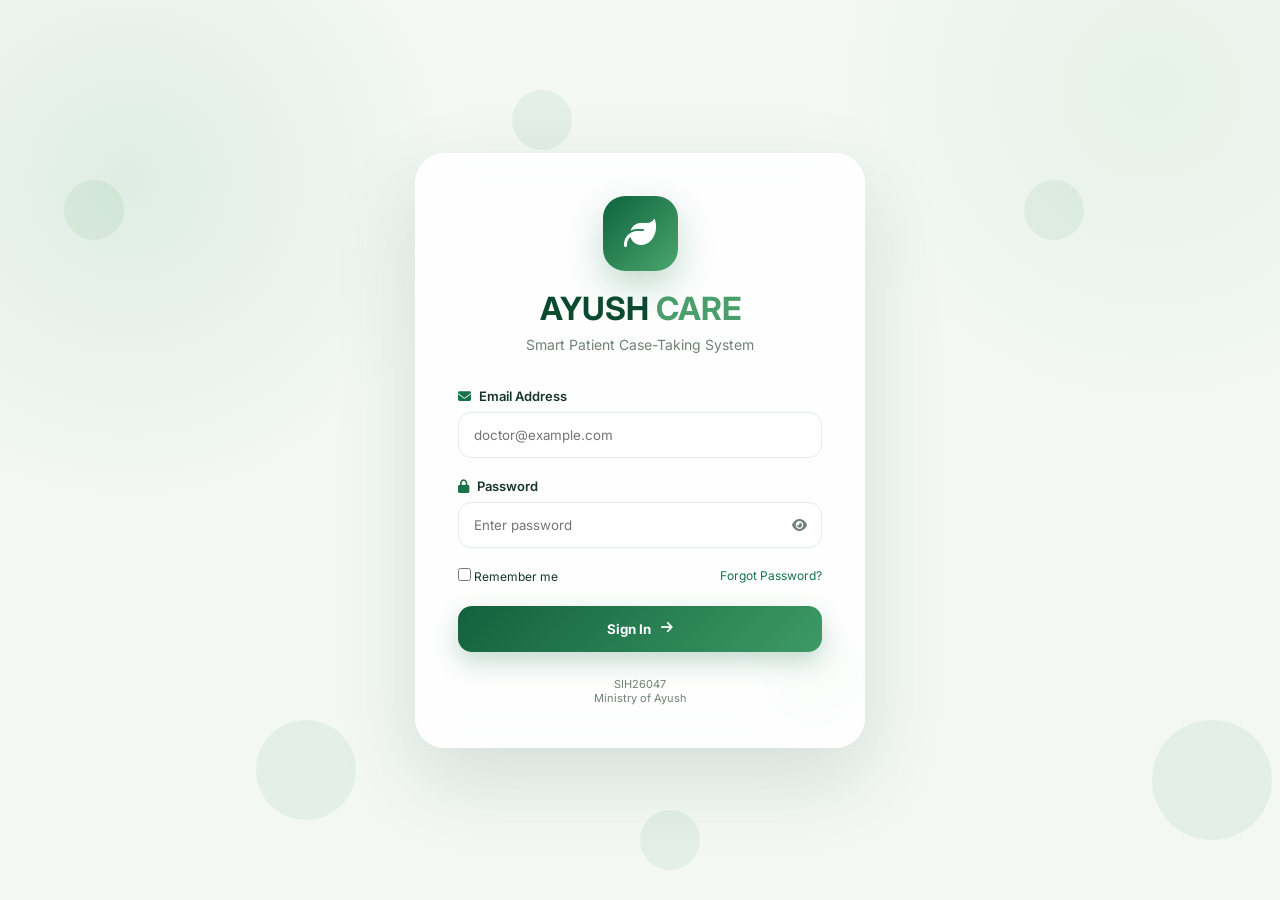
<file: index.html>
<!DOCTYPE html>
<html lang="en">

<head>
    <meta charset="UTF-8">

    <meta name="viewport"
          content="width=device-width, initial-scale=1.0">

    <title>AYUSH CARE | Smart Case Taking</title>

    <!-- Google Font -->
    <link rel="preconnect" href="https://fonts.googleapis.com">
    <link rel="preconnect" href="https://fonts.gstatic.com" crossorigin>

    <link href="https://fonts.googleapis.com/css2?family=Inter:wght@400;500;600;700;800&display=swap"
          rel="stylesheet">

    <!-- Font Awesome -->
    <link rel="stylesheet"
          href="https://cdnjs.cloudflare.com/ajax/libs/font-awesome/6.5.2/css/all.min.css">

    <!-- CSS -->
    <link rel="stylesheet" href="stylee.css">
</head>

<body>

<!-- =====================================================
     ANIMATED BACKGROUND
===================================================== -->

<div class="background-animation">

    <span></span>
    <span></span>
    <span></span>
    <span></span>
    <span></span>
    <span></span>
    <span></span>

</div>


<!-- =====================================================
     LOGIN PAGE
===================================================== -->

<section id="loginPage" class="login-page">

    <div class="login-card">

        <div class="logo-container">

            <div class="logo">
                <i class="fa-solid fa-leaf"></i>
            </div>

            <h1>AYUSH <span>CARE</span></h1>

            <p>
                Smart Patient Case-Taking System
            </p>

        </div>


        <form id="loginForm">

            <div class="input-group">

                <label>
                    <i class="fa-solid fa-envelope"></i>
                    Email Address
                </label>

                <input
                    type="email"
                    id="email"
                    placeholder="doctor@example.com"
                    required
                >

            </div>


            <div class="input-group">

                <label>
                    <i class="fa-solid fa-lock"></i>
                    Password
                </label>

                <div class="password-box">

                    <input
                        type="password"
                        id="password"
                        placeholder="Enter password"
                        required
                    >

                    <button
                        type="button"
                        id="showPassword"
                    >
                        <i class="fa-solid fa-eye"></i>
                    </button>

                </div>

            </div>


            <div class="login-options">

                <label>
                    <input type="checkbox">
                    Remember me
                </label>

                <a href="#">
                    Forgot Password?
                </a>

            </div>


            <button class="login-button">

                Sign In

                <i class="fa-solid fa-arrow-right"></i>

            </button>

        </form>


        <div class="login-footer">

            <p>
                SIH26047
            </p>

            <span>
                Ministry of Ayush
            </span>

        </div>

    </div>

</section>



<!-- =====================================================
     MAIN APPLICATION
===================================================== -->

<section id="appPage" class="app-page hidden">


    <!-- =================================================
         SIDEBAR
    ================================================= -->

    <aside class="sidebar">

        <div class="brand">

            <div class="brand-icon">
                <i class="fa-solid fa-leaf"></i>
            </div>

            <div>

                <h2>AYUSH CARE</h2>

                <small>
                    Smart Case Taking
                </small>

            </div>

        </div>


        <!-- Navigation -->

        <nav class="sidebar-nav">

            <button
                class="nav-item active"
                data-page="dashboard"
            >

                <i class="fa-solid fa-chart-pie"></i>

                <span>
                    Dashboard
                </span>

            </button>


            <button
                class="nav-item"
                data-page="patients"
            >

                <i class="fa-solid fa-users"></i>

                <span>
                    Patients
                </span>

            </button>


            <button
                class="nav-item"
                data-page="newCase"
            >

                <i class="fa-solid fa-file-medical"></i>

                <span>
                    New Case
                </span>

            </button>


            <button
                class="nav-item"
                data-page="assessment"
            >

                <i class="fa-solid fa-heart-pulse"></i>

                <span>
                    Assessment
                </span>

            </button>


            <button
                class="nav-item"
                data-page="history"
            >

                <i class="fa-solid fa-clock-rotate-left"></i>

                <span>
                    Patient History
                </span>

            </button>


            <button
                class="nav-item"
                data-page="reports"
            >

                <i class="fa-solid fa-file-lines"></i>

                <span>
                    Reports
                </span>

            </button>

        </nav>


        <!-- Sidebar Bottom -->

        <div class="sidebar-bottom">

            <button id="logoutButton">

                <i class="fa-solid fa-right-from-bracket"></i>

                Logout

            </button>

        </div>

    </aside>



    <!-- =================================================
         MAIN CONTENT
    ================================================= -->

    <main class="main-content">


        <!-- =============================================
             TOP HEADER
        ============================================= -->

        <header class="top-header">

            <button id="mobileMenu"
                    class="mobile-menu">

                <i class="fa-solid fa-bars"></i>

            </button>


            <div class="search-box">

                <i class="fa-solid fa-magnifying-glass"></i>

                <input
                    type="text"
                    placeholder="Search patients..."
                >

            </div>


            <div class="header-right">

                <button class="notification">

                    <i class="fa-regular fa-bell"></i>

                    <span></span>

                </button>


                <div class="doctor-profile">

                    <div class="doctor-avatar">
                        DR
                    </div>

                    <div>

                        <strong>
                            Dr. Kumar
                        </strong>

                        <small>
                            AYUSH Practitioner
                        </small>

                    </div>

                </div>

            </div>

        </header>



        <!-- =================================================
             DASHBOARD
        ================================================= -->

        <section id="dashboard" class="page active-page">

            <div class="page-heading">

                <div>

                    <p class="welcome">
                        Good evening 👋
                    </p>

                    <h1>
                        Doctor Dashboard
                    </h1>

                    <p>
                        Manage your AYUSH patient cases efficiently.
                    </p>

                </div>


                <button
                    class="primary-button"
                    onclick="showPage('newCase')"
                >

                    <i class="fa-solid fa-plus"></i>

                    New Patient Case

                </button>

            </div>



            <!-- Statistics -->

            <div class="stats-grid">

                <div class="stat-card">

                    <div>

                        <p>Total Patients</p>

                        <h2>
                            1,248
                        </h2>

                        <span class="positive">
                            ↑ 12% this month
                        </span>

                    </div>

                    <div class="stat-icon green">
                        <i class="fa-solid fa-users"></i>
                    </div>

                </div>


                <div class="stat-card">

                    <div>

                        <p>Today's Cases</p>

                        <h2>
                            24
                        </h2>

                        <span>
                            8 awaiting review
                        </span>

                    </div>

                    <div class="stat-icon blue">
                        <i class="fa-solid fa-clipboard-check"></i>
                    </div>

                </div>


                <div class="stat-card">

                    <div>

                        <p>Pending Cases</p>

                        <h2>
                            08
                        </h2>

                        <span>
                            Requires attention
                        </span>

                    </div>

                    <div class="stat-icon orange">
                        <i class="fa-solid fa-clock"></i>
                    </div>

                </div>


                <div class="stat-card">

                    <div>

                        <p>Reports</p>

                        <h2>
                            342
                        </h2>

                        <span class="positive">
                            ↑ 8% this month
                        </span>

                    </div>

                    <div class="stat-icon purple">
                        <i class="fa-solid fa-file-lines"></i>
                    </div>

                </div>

            </div>



            <!-- Dashboard Grid -->

            <div class="dashboard-grid">


                <!-- Recent Patients -->

                <div class="card recent-card">

                    <div class="card-header">

                        <div>

                            <h2>
                                Recent Patients
                            </h2>

                            <p>
                                Latest case-taking records
                            </p>

                        </div>

                        <button
                            onclick="showPage('patients')"
                            class="text-button"
                        >
                            View All
                        </button>

                    </div>


                    <div class="patient-list">


                        <div class="patient-row">

                            <div class="patient-info">

                                <div class="patient-avatar">
                                    AK
                                </div>

                                <div>

                                    <strong>
                                        Arun Kumar
                                    </strong>

                                    <p>
                                        P1024 • Headache
                                    </p>

                                </div>

                            </div>

                            <span>
                                Today
                            </span>

                        </div>



                        <div class="patient-row">

                            <div class="patient-info">

                                <div class="patient-avatar">
                                    PS
                                </div>

                                <div>

                                    <strong>
                                        Priya Sharma
                                    </strong>

                                    <p>
                                        P1023 • Digestive Issues
                                    </p>

                                </div>

                            </div>

                            <span>
                                Today
                            </span>

                        </div>



                        <div class="patient-row">

                            <div class="patient-info">

                                <div class="patient-avatar">
                                    RR
                                </div>

                                <div>

                                    <strong>
                                        Rahul R
                                    </strong>

                                    <p>
                                        P1022 • Joint Pain
                                    </p>

                                </div>

                            </div>

                            <span>
                                Yesterday
                            </span>

                        </div>



                        <div class="patient-row">

                            <div class="patient-info">

                                <div class="patient-avatar">
                                    AD
                                </div>

                                <div>

                                    <strong>
                                        Anitha Devi
                                    </strong>

                                    <p>
                                        P1021 • Insomnia
                                    </p>

                                </div>

                            </div>

                            <span>
                                Yesterday
                            </span>

                        </div>

                    </div>

                </div>



                <!-- Progress -->

                <div class="card">

                    <div class="card-header">

                        <div>

                            <h2>
                                Case Progress
                            </h2>

                            <p>
                                Today's workflow
                            </p>

                        </div>

                    </div>


                    <div class="progress-list">


                        <div class="progress-item">

                            <div>

                                <span>
                                    Registration
                                </span>

                                <strong>
                                    90%
                                </strong>

                            </div>

                            <div class="progress-bar">

                                <span style="width:90%"></span>

                            </div>

                        </div>



                        <div class="progress-item">

                            <div>

                                <span>
                                    Case Taking
                                </span>

                                <strong>
                                    72%
                                </strong>

                            </div>

                            <div class="progress-bar">

                                <span style="width:72%"></span>

                            </div>

                        </div>



                        <div class="progress-item">

                            <div>

                                <span>
                                    Assessment
                                </span>

                                <strong>
                                    56%
                                </strong>

                            </div>

                            <div class="progress-bar">

                                <span style="width:56%"></span>

                            </div>

                        </div>



                        <div class="progress-item">

                            <div>

                                <span>
                                    Doctor Review
                                </span>

                                <strong>
                                    35%
                                </strong>

                            </div>

                            <div class="progress-bar">

                                <span style="width:35%"></span>

                            </div>

                        </div>

                    </div>

                </div>

            </div>

        </section>



        <!-- =================================================
             PATIENTS
        ================================================= -->

        <section id="patients" class="page">

            <div class="page-heading">

                <div>

                    <h1>
                        Patients
                    </h1>

                    <p>
                        Manage registered patient records.
                    </p>

                </div>

                <button
                    class="primary-button"
                    onclick="showPage('newCase')"
                >

                    <i class="fa-solid fa-plus"></i>

                    Add Patient

                </button>

            </div>


            <div class="card">

                <div class="table-search">

                    <i class="fa-solid fa-magnifying-glass"></i>

                    <input
                        type="text"
                        id="patientSearch"
                        placeholder="Search patient..."
                    >

                </div>


                <div class="table-container">

                    <table id="patientTable">

                        <thead>

                            <tr>

                                <th>
                                    Patient ID
                                </th>

                                <th>
                                    Name
                                </th>

                                <th>
                                    Gender
                                </th>

                                <th>
                                    Age
                                </th>

                                <th>
                                    Complaint
                                </th>

                                <th>
                                    Status
                                </th>

                                <th>
                                    Action
                                </th>

                            </tr>

                        </thead>


                        <tbody>

                            <tr>

                                <td class="patient-id">
                                    P1024
                                </td>

                                <td>
                                    Arun Kumar
                                </td>

                                <td>
                                    Male
                                </td>

                                <td>
                                    32
                                </td>

                                <td>
                                    Headache
                                </td>

                                <td>
                                    <span class="status completed">
                                        Completed
                                    </span>
                                </td>

                                <td>

                                    <button class="icon-button">
                                        <i class="fa-solid fa-eye"></i>
                                    </button>

                                </td>

                            </tr>


                            <tr>

                                <td class="patient-id">
                                    P1023
                                </td>

                                <td>
                                    Priya Sharma
                                </td>

                                <td>
                                    Female
                                </td>

                                <td>
                                    28
                                </td>

                                <td>
                                    Digestive Issues
                                </td>

                                <td>
                                    <span class="status pending">
                                        Pending
                                    </span>
                                </td>

                                <td>

                                    <button class="icon-button">
                                        <i class="fa-solid fa-eye"></i>
                                    </button>

                                </td>

                            </tr>


                            <tr>

                                <td class="patient-id">
                                    P1022
                                </td>

                                <td>
                                    Rahul R
                                </td>

                                <td>
                                    Male
                                </td>

                                <td>
                                    45
                                </td>

                                <td>
                                    Joint Pain
                                </td>

                                <td>
                                    <span class="status completed">
                                        Completed
                                    </span>
                                </td>

                                <td>

                                    <button class="icon-button">
                                        <i class="fa-solid fa-eye"></i>
                                    </button>

                                </td>

                            </tr>


                            <tr>

                                <td class="patient-id">
                                    P1021
                                </td>

                                <td>
                                    Anitha Devi
                                </td>

                                <td>
                                    Female
                                </td>

                                <td>
                                    39
                                </td>

                                <td>
                                    Insomnia
                                </td>

                                <td>
                                    <span class="status pending">
                                        Pending
                                    </span>
                                </td>

                                <td>

                                    <button class="icon-button">
                                        <i class="fa-solid fa-eye"></i>
                                    </button>

                                </td>

                            </tr>

                        </tbody>

                    </table>

                </div>

            </div>

        </section>



        <!-- =================================================
             NEW CASE
        ================================================= -->

        <section id="newCase" class="page">

            <div class="page-heading">

                <div>

                    <h1>
                        Smart Patient Case Taking
                    </h1>

                    <p>
                        Complete the patient's clinical profile.
                    </p>

                </div>

            </div>


            <!-- Step Indicator -->

            <div class="steps">

                <div class="step active" data-step="1">

                    <div class="step-number">
                        1
                    </div>

                    <span>
                        Patient Details
                    </span>

                </div>


                <div class="step-line"></div>


                <div class="step" data-step="2">

                    <div class="step-number">
                        2
                    </div>

                    <span>
                        Chief Complaint
                    </span>

                </div>


                <div class="step-line"></div>


                <div class="step" data-step="3">

                    <div class="step-number">
                        3
                    </div>

                    <span>
                        Lifestyle
                    </span>

                </div>


                <div class="step-line"></div>


                <div class="step" data-step="4">

                    <div class="step-number">
                        4
                    </div>

                    <span>
                        AYUSH Assessment
                    </span>

                </div>

            </div>



            <!-- Case Form -->

            <form id="caseForm" class="case-form">


                <!-- STEP 1 -->

                <div class="case-step active" data-content="1">

                    <div class="form-title">

                        <div class="form-icon">
                            <i class="fa-solid fa-user"></i>
                        </div>

                        <div>

                            <h2>
                                Patient Information
                            </h2>

                            <p>
                                Enter basic patient details.
                            </p>

                        </div>

                    </div>


                    <div class="form-grid">

                        <div class="form-field">

                            <label>
                                Patient Name *
                            </label>

                            <input
                                type="text"
                                id="patientName"
                                placeholder="Enter full name"
                                required
                            >

                        </div>


                        <div class="form-field">

                            <label>
                                Age *
                            </label>

                            <input
                                type="number"
                                id="patientAge"
                                placeholder="Age"
                                required
                            >

                        </div>


                        <div class="form-field">

                            <label>
                                Gender *
                            </label>

                            <select id="patientGender" required>

                                <option value="">
                                    Select Gender
                                </option>

                                <option>
                                    Male
                                </option>

                                <option>
                                    Female
                                </option>

                                <option>
                                    Other
                                </option>

                            </select>

                        </div>


                        <div class="form-field">

                            <label>
                                Phone Number
                            </label>

                            <input
                                type="tel"
                                placeholder="+91 XXXXX XXXXX"
                            >

                        </div>


                        <div class="form-field full">

                            <label>
                                Address
                            </label>

                            <textarea
                                placeholder="Enter address"
                            ></textarea>

                        </div>

                    </div>

                </div>



                <!-- STEP 2 -->

                <div class="case-step" data-content="2">

                    <div class="form-title">

                        <div class="form-icon">
                            <i class="fa-solid fa-stethoscope"></i>
                        </div>

                        <div>

                            <h2>
                                Chief Complaint
                            </h2>

                            <p>
                                Record the primary health concern.
                            </p>

                        </div>

                    </div>


                    <div class="form-grid">

                        <div class="form-field full">

                            <label>
                                Main Complaint *
                            </label>

                            <input
                                id="complaint"
                                type="text"
                                placeholder="Example: Headache, digestive problem..."
                                required
                            >

                        </div>


                        <div class="form-field">

                            <label>
                                Duration
                            </label>

                            <select>

                                <option>
                                    Select Duration
                                </option>

                                <option>
                                    Less than 1 week
                                </option>

                                <option>
                                    1–4 weeks
                                </option>

                                <option>
                                    1–6 months
                                </option>

                                <option>
                                    More than 6 months
                                </option>

                            </select>

                        </div>


                        <div class="form-field">

                            <label>
                                Severity
                            </label>

                            <select>

                                <option>
                                    Select Severity
                                </option>

                                <option>
                                    Mild
                                </option>

                                <option>
                                    Moderate
                                </option>

                                <option>
                                    Severe
                                </option>

                            </select>

                        </div>


                        <div class="form-field">

                            <label>
                                Frequency
                            </label>

                            <select>

                                <option>
                                    Select Frequency
                                </option>

                                <option>
                                    Occasional
                                </option>

                                <option>
                                    Daily
                                </option>

                                <option>
                                    Weekly
                                </option>

                                <option>
                                    Constant
                                </option>

                            </select>

                        </div>


                        <div class="form-field">

                            <label>
                                Trigger
                            </label>

                            <input
                                type="text"
                                placeholder="Known triggers"
                            >

                        </div>

                    </div>

                </div>



                <!-- STEP 3 -->

                <div class="case-step" data-content="3">

                    <div class="form-title">

                        <div class="form-icon">
                            <i class="fa-solid fa-heart-pulse"></i>
                        </div>

                        <div>

                            <h2>
                                Lifestyle & General Health
                            </h2>

                            <p>
                                Record lifestyle-related information.
                            </p>

                        </div>

                    </div>


                    <div class="form-grid">

                        <div class="form-field">

                            <label>
                                Appetite
                            </label>

                            <select>

                                <option>
                                    Select
                                </option>

                                <option>
                                    Normal
                                </option>

                                <option>
                                    Low
                                </option>

                                <option>
                                    High
                                </option>

                                <option>
                                    Irregular
                                </option>

                            </select>

                        </div>


                        <div class="form-field">

                            <label>
                                Digestion
                            </label>

                            <select>

                                <option>
                                    Select
                                </option>

                                <option>
                                    Normal
                                </option>

                                <option>
                                    Poor
                                </option>

                                <option>
                                    Very Poor
                                </option>

                            </select>

                        </div>


                        <div class="form-field">

                            <label>
                                Sleep
                            </label>

                            <select>

                                <option>
                                    Select
                                </option>

                                <option>
                                    Good
                                </option>

                                <option>
                                    Average
                                </option>

                                <option>
                                    Poor
                                </option>

                            </select>

                        </div>


                        <div class="form-field">

                            <label>
                                Stress Level
                            </label>

                            <select>

                                <option>
                                    Select
                                </option>

                                <option>
                                    Low
                                </option>

                                <option>
                                    Moderate
                                </option>

                                <option>
                                    High
                                </option>

                            </select>

                        </div>


                        <div class="form-field">

                            <label>
                                Physical Activity
                            </label>

                            <select>

                                <option>
                                    Select
                                </option>

                                <option>
                                    Low
                                </option>

                                <option>
                                    Moderate
                                </option>

                                <option>
                                    High
                                </option>

                            </select>

                        </div>


                        <div class="form-field">

                            <label>
                                Water Intake
                            </label>

                            <select>

                                <option>
                                    Select
                                </option>

                                <option>
                                    Less than 1 L
                                </option>

                                <option>
                                    1–2 L
                                </option>

                                <option>
                                    More than 2 L
                                </option>

                            </select>

                        </div>

                    </div>

                </div>



                <!-- STEP 4 -->

                <div class="case-step" data-content="4">

                    <div class="form-title">

                        <div class="form-icon">
                            <i class="fa-solid fa-leaf"></i>
                        </div>

                        <div>

                            <h2>
                                AYUSH Assessment
                            </h2>

                            <p>
                                Record traditional assessment observations.
                            </p>

                        </div>

                    </div>


                    <div class="assessment-grid">


                        <div class="assessment-card">

                            <i class="fa-solid fa-seedling"></i>

                            <h3>
                                Prakriti
                            </h3>

                            <select>

                                <option>
                                    Select
                                </option>

                                <option>
                                    Vata
                                </option>

                                <option>
                                    Pitta
                                </option>

                                <option>
                                    Kapha
                                </option>

                                <option>
                                    Vata-Pitta
                                </option>

                                <option>
                                    Pitta-Kapha
                                </option>

                            </select>

                        </div>


                        <div class="assessment-card">

                            <i class="fa-solid fa-arrows-rotate"></i>

                            <h3>
                                Vikriti
                            </h3>

                            <select>

                                <option>
                                    Select
                                </option>

                                <option>
                                    Vata
                                </option>

                                <option>
                                    Pitta
                                </option>

                                <option>
                                    Kapha
                                </option>

                            </select>

                        </div>


                        <div class="assessment-card">

                            <i class="fa-solid fa-circle-nodes"></i>

                            <h3>
                                Dosha Assessment
                            </h3>

                            <select>

                                <option>
                                    Select
                                </option>

                                <option>
                                    Balanced
                                </option>

                                <option>
                                    Vata Dominant
                                </option>

                                <option>
                                    Pitta Dominant
                                </option>

                                <option>
                                    Kapha Dominant
                                </option>

                            </select>

                        </div>


                        <div class="assessment-card">

                            <i class="fa-solid fa-hand"></i>

                            <h3>
                                Nadi
                            </h3>

                            <select>

                                <option>
                                    Select
                                </option>

                                <option>
                                    Normal
                                </option>

                                <option>
                                    Vata
                                </option>

                                <option>
                                    Pitta
                                </option>

                                <option>
                                    Kapha
                                </option>

                            </select>

                        </div>


                        <div class="assessment-card">

                            <i class="fa-solid fa-eye"></i>

                            <h3>
                                Drik
                            </h3>

                            <select>

                                <option>
                                    Select
                                </option>

                                <option>
                                    Normal
                                </option>

                                <option>
                                    Observed
                                </option>

                            </select>

                        </div>


                        <div class="assessment-card">

                            <i class="fa-solid fa-comment"></i>

                            <h3>
                                Shabda
                            </h3>

                            <select>

                                <option>
                                    Select
                                </option>

                                <option>
                                    Normal
                                </option>

                                <option>
                                    Observed
                                </option>

                            </select>

                        </div>

                    </div>

                </div>



                <!-- Navigation -->

                <div class="form-navigation">

                    <button
                        type="button"
                        id="previousButton"
                        class="secondary-button"
                    >

                        <i class="fa-solid fa-arrow-left"></i>

                        Previous

                    </button>


                    <button
                        type="button"
                        id="nextButton"
                        class="primary-button"
                    >

                        Next

                        <i class="fa-solid fa-arrow-right"></i>

                    </button>

                </div>

            </form>

        </section>



        <!-- =================================================
             ASSESSMENT
        ================================================= -->

        <section id="assessment" class="page">

            <div class="page-heading">

                <div>

                    <h1>
                        Smart Assessment
                    </h1>

                    <p>
                        Review structured patient assessment data.
                    </p>

                </div>

            </div>


            <div class="assessment-dashboard">


                <div class="card">

                    <div class="card-header">

                        <div>

                            <h2>
                                Dosha Overview
                            </h2>

                            <p>
                                Assessment visualization
                            </p>

                        </div>

                        <i class="fa-solid fa-chart-simple"></i>

                    </div>


                    <div class="dosha-chart">


                        <div class="dosha">

                            <div class="dosha-circle vata">
                                42%
                            </div>

                            <strong>
                                Vata
                            </strong>

                        </div>


                        <div class="dosha">

                            <div class="dosha-circle pitta">
                                34%
                            </div>

                            <strong>
                                Pitta
                            </strong>

                        </div>


                        <div class="dosha">

                            <div class="dosha-circle kapha">
                                24%
                            </div>

                            <strong>
                                Kapha
                            </strong>

                        </div>

                    </div>

                </div>



                <div class="card">

                    <h2>
                        Case Status
                    </h2>


                    <div class="alert success">

                        <i class="fa-solid fa-circle-check"></i>

                        <div>

                            <strong>
                                Case Successfully Completed
                            </strong>

                            <p>
                                Ready for doctor review.
                            </p>

                        </div>

                    </div>


                    <div class="alert warning">

                        <i class="fa-solid fa-triangle-exclamation"></i>

                        <div>

                            <strong>
                                Doctor Verification Required
                            </strong>

                            <p>
                                Automated results should be reviewed by a qualified practitioner.
                            </p>

                        </div>

                    </div>

                </div>

            </div>

        </section>



        <!-- =================================================
             HISTORY
        ================================================= -->

        <section id="history" class="page">

            <div class="page-heading">

                <div>

                    <h1>
                        Patient History
                    </h1>

                    <p>
                        View previous consultations.
                    </p>

                </div>

            </div>


            <div class="card">

                <div class="table-search">

                    <i class="fa-solid fa-magnifying-glass"></i>

                    <input
                        placeholder="Enter Patient ID or name..."
                    >

                </div>


                <div class="history-list">


                    <div class="history-item">

                        <div class="history-icon">
                            <i class="fa-solid fa-file-medical"></i>
                        </div>

                        <div class="history-info">

                            <h3>
                                Headache
                            </h3>

                            <p>
                                P1024 • Arun Kumar
                            </p>

                        </div>

                        <span>
                            09 Sep 2026
                        </span>

                        <button class="icon-button">
                            <i class="fa-solid fa-eye"></i>
                        </button>

                    </div>


                    <div class="history-item">

                        <div class="history-icon">
                            <i class="fa-solid fa-file-medical"></i>
                        </div>

                        <div class="history-info">

                            <h3>
                                Digestive Issues
                            </h3>

                            <p>
                                P1024 • Arun Kumar
                            </p>

                        </div>

                        <span>
                            21 Aug 2026
                        </span>

                        <button class="icon-button">
                            <i class="fa-solid fa-eye"></i>
                        </button>

                    </div>


                    <div class="history-item">

                        <div class="history-icon">
                            <i class="fa-solid fa-file-medical"></i>
                        </div>

                        <div class="history-info">

                            <h3>
                                Follow-up
                            </h3>

                            <p>
                                P1024 • Arun Kumar
                            </p>

                        </div>

                        <span>
                            05 Aug 2026
                        </span>

                        <button class="icon-button">
                            <i class="fa-solid fa-eye"></i>
                        </button>

                    </div>

                </div>

            </div>

        </section>



        <!-- =================================================
             REPORTS
        ================================================= -->

        <section id="reports" class="page">

            <div class="page-heading">

                <div>

                    <h1>
                        Reports
                    </h1>

                    <p>
                        Generated patient case reports.
                    </p>

                </div>

            </div>


            <div class="card">

                <div class="table-container">

                    <table>

                        <thead>

                            <tr>

                                <th>
                                    Report ID
                                </th>

                                <th>
                                    Patient
                                </th>

                                <th>
                                    Type
                                </th>

                                <th>
                                    Date
                                </th>

                                <th>
                                    Actions
                                </th>

                            </tr>

                        </thead>


                        <tbody>

                            <tr>

                                <td class="patient-id">
                                    R-1001
                                </td>

                                <td>
                                    Arun Kumar
                                </td>

                                <td>
                                    Case Sheet
                                </td>

                                <td>
                                    09 Sep 2026
                                </td>

                                <td>

                                    <button
                                        class="icon-button"
                                        title="View"
                                    >

                                        <i class="fa-solid fa-eye"></i>

                                    </button>


                                    <button
                                        class="icon-button"
                                        title="Download"
                                        onclick="downloadReport()"
                                    >

                                        <i class="fa-solid fa-download"></i>

                                    </button>

                                </td>

                            </tr>


                            <tr>

                                <td class="patient-id">
                                    R-1002
                                </td>

                                <td>
                                    Priya Sharma
                                </td>

                                <td>
                                    Assessment
                                </td>

                                <td>
                                    08 Sep 2026
                                </td>

                                <td>

                                    <button class="icon-button">

                                        <i class="fa-solid fa-eye"></i>

                                    </button>

                                    <button
                                        class="icon-button"
                                        onclick="downloadReport()"
                                    >

                                        <i class="fa-solid fa-download"></i>

                                    </button>

                                </td>

                            </tr>

                        </tbody>

                    </table>

                </div>

            </div>

        </section>


    </main>

</section>



<!-- =====================================================
     TOAST
===================================================== -->

<div id="toast" class="toast">

    <i class="fa-solid fa-circle-check"></i>

    <span id="toastMessage">
        Success
    </span>

</div>


<!-- JavaScript -->

<script src="script.js"></script>

</body>

</html>
</file>
<file: stylee.css>
/* =====================================================
   GLOBAL
===================================================== */

* {
    margin: 0;
    padding: 0;
    box-sizing: border-box;
}

:root {

    --primary: #16734a;
    --primary-dark: #0b4930;
    --primary-light: #e9f7ef;

    --text: #16352a;
    --muted: #718078;

    --background: #f4f8f5;

    --white: #ffffff;

    --border: #e4ebe7;

    --shadow:
        0 10px 30px rgba(19, 76, 49, 0.08);

}

body {

    font-family: "Inter", sans-serif;

    background:
        radial-gradient(
            circle at 10% 20%,
            rgba(67, 160, 98, 0.12),
            transparent 25%
        ),

        radial-gradient(
            circle at 90% 10%,
            rgba(129, 199, 132, 0.12),
            transparent 25%
        ),

        var(--background);

    color: var(--text);

    min-height: 100vh;

}

button,
input,
select,
textarea {

    font-family: inherit;

}

button {

    cursor: pointer;

    border: none;

}

.hidden {

    display: none !important;

}


/* =====================================================
   ANIMATED BACKGROUND
===================================================== */

.background-animation {

    position: fixed;

    inset: 0;

    overflow: hidden;

    pointer-events: none;

    z-index: 0;

}

.background-animation span {

    position: absolute;

    display: block;

    width: 60px;

    height: 60px;

    background: rgba(49, 143, 84, 0.08);

    border-radius: 50%;

    animation: float 15s linear infinite;

}

.background-animation span:nth-child(1) {

    left: 5%;
    top: 20%;

    animation-delay: 0s;

}

.background-animation span:nth-child(2) {

    left: 20%;
    top: 80%;

    width: 100px;
    height: 100px;

    animation-delay: 2s;

}

.background-animation span:nth-child(3) {

    left: 40%;
    top: 10%;

    animation-delay: 4s;

}

.background-animation span:nth-child(4) {

    left: 60%;
    top: 70%;

    width: 90px;
    height: 90px;

    animation-delay: 1s;

}

.background-animation span:nth-child(5) {

    left: 80%;
    top: 20%;

    animation-delay: 3s;

}

.background-animation span:nth-child(6) {

    left: 90%;
    top: 80%;

    width: 120px;
    height: 120px;

    animation-delay: 5s;

}

.background-animation span:nth-child(7) {

    left: 50%;
    top: 90%;

    animation-delay: 6s;

}


@keyframes float {

    0% {

        transform:
            translateY(0)
            rotate(0deg);

    }

    50% {

        transform:
            translateY(-80px)
            rotate(180deg);

    }

    100% {

        transform:
            translateY(0)
            rotate(360deg);

    }

}


/* =====================================================
   LOGIN
===================================================== */

.login-page {

    position: relative;

    z-index: 1;

    min-height: 100vh;

    display: flex;

    justify-content: center;

    align-items: center;

    padding: 20px;

}

.login-card {

    width: 100%;

    max-width: 450px;

    padding: 42px;

    background:
        rgba(255,255,255,0.82);

    backdrop-filter:
        blur(20px);

    border:
        1px solid rgba(255,255,255,0.7);

    border-radius: 30px;

    box-shadow:
        0 30px 80px rgba(20, 80, 50, 0.15);

    animation:
        loginAppear 0.8s ease;

}


@keyframes loginAppear {

    from {

        opacity: 0;

        transform:
            translateY(40px)
            scale(0.95);

    }

    to {

        opacity: 1;

        transform:
            translateY(0)
            scale(1);

    }

}


.logo-container {

    text-align: center;

    margin-bottom: 35px;

}

.logo {

    width: 75px;

    height: 75px;

    margin: auto;

    display: flex;

    align-items: center;

    justify-content: center;

    border-radius: 22px;

    background:
        linear-gradient(
            135deg,
            #0d633e,
            #4ca66d
        );

    color: white;

    font-size: 32px;

    box-shadow:
        0 15px 35px rgba(22,115,74,0.25);

    animation:
        logoFloat 3s ease-in-out infinite;

}


@keyframes logoFloat {

    0%,
    100% {

        transform:
            translateY(0)
            rotate(0deg);

    }

    50% {

        transform:
            translateY(-8px)
            rotate(5deg);

    }

}


.logo-container h1 {

    font-size: 32px;

    margin-top: 18px;

    color: var(--primary-dark);

}

.logo-container h1 span {

    color: #4a9e6b;

}

.logo-container p {

    color: var(--muted);

    margin-top: 8px;

    font-size: 14px;

}


/* INPUT */

.input-group {

    margin-bottom: 20px;

}

.input-group label {

    display: block;

    font-size: 13px;

    font-weight: 600;

    margin-bottom: 8px;

}

.input-group label i {

    color: var(--primary);

    margin-right: 5px;

}

.input-group input {

    width: 100%;

    padding: 14px 15px;

    border: 1px solid var(--border);

    border-radius: 13px;

    outline: none;

    background: rgba(255,255,255,0.8);

    transition: .3s;

}

.input-group input:focus {

    border-color: var(--primary);

    box-shadow:
        0 0 0 4px
        rgba(22,115,74,.08);

}

.password-box {

    position: relative;

}

.password-box input {

    padding-right: 50px;

}

.password-box button {

    position: absolute;

    right: 15px;

    top: 50%;

    transform: translateY(-50%);

    background: none;

    color: var(--muted);

}


/* LOGIN OPTIONS */

.login-options {

    display: flex;

    justify-content: space-between;

    font-size: 12px;

    margin-bottom: 22px;

}

.login-options a {

    color: var(--primary);

    text-decoration: none;

}


/* LOGIN BUTTON */

.login-button {

    width: 100%;

    padding: 15px;

    border-radius: 14px;

    background:
        linear-gradient(
            135deg,
            #12613d,
            #3d9a65
        );

    color: white;

    font-weight: 700;

    display: flex;

    justify-content: center;

    gap: 10px;

    transition: .3s;

    box-shadow:
        0 10px 25px rgba(22,115,74,.25);

}

.login-button:hover {

    transform:
        translateY(-3px);

    box-shadow:
        0 15px 30px
        rgba(22,115,74,.3);

}

.login-footer {

    text-align: center;

    margin-top: 25px;

    font-size: 11px;

    color: var(--muted);

}


/* =====================================================
   APP
===================================================== */

.app-page {

    display: flex;

    min-height: 100vh;

}


/* =====================================================
   SIDEBAR
===================================================== */

.sidebar {

    width: 260px;

    min-height: 100vh;

    background:
        linear-gradient(
            160deg,
            #0d422d,
            #0a3023
        );

    color: white;

    padding: 25px 18px;

    display: flex;

    flex-direction: column;

    position: fixed;

    left: 0;

    top: 0;

    bottom: 0;

    z-index: 100;

}


.brand {

    display: flex;

    align-items: center;

    gap: 12px;

    padding: 5px 10px 30px;

}

.brand-icon {

    width: 45px;

    height: 45px;

    display: flex;

    align-items: center;

    justify-content: center;

    border-radius: 13px;

    background: rgba(255,255,255,.12);

    font-size: 21px;

}

.brand h2 {

    font-size: 16px;

}

.brand small {

    color: #9bd3b1;

    font-size: 10px;

}


.sidebar-nav {

    display: flex;

    flex-direction: column;

    gap: 6px;

}

.nav-item {

    display: flex;

    align-items: center;

    gap: 14px;

    width: 100%;

    padding: 13px 14px;

    border-radius: 12px;

    background: transparent;

    color: #d4eadc;

    text-align: left;

    transition: .3s;

}

.nav-item:hover {

    background:
        rgba(255,255,255,.08);

    transform:
        translateX(4px);

}

.nav-item.active {

    background: white;

    color: var(--primary-dark);

    box-shadow:
        0 8px 20px rgba(0,0,0,.1);

}

.nav-item i {

    width: 20px;

}

.sidebar-bottom {

    margin-top: auto;

}

.sidebar-bottom button {

    width: 100%;

    background: rgba(255,255,255,.06);

    color: #d8ece0;

    padding: 13px;

    border-radius: 12px;

    text-align: left;

}

.sidebar-bottom button:hover {

    background:
        rgba(255,0,0,.12);

}


/* =====================================================
   MAIN
===================================================== */

.main-content {

    margin-left: 260px;

    width: calc(100% - 260px);

    min-height: 100vh;

}


/* =====================================================
   HEADER
===================================================== */

.top-header {

    height: 75px;

    padding: 0 32px;

    background:
        rgba(255,255,255,.78);

    backdrop-filter:
        blur(15px);

    border-bottom:
        1px solid var(--border);

    display: flex;

    align-items: center;

    justify-content: space-between;

    position: sticky;

    top: 0;

    z-index: 50;

}

.search-box {

    display: flex;

    align-items: center;

    gap: 10px;

    background: #f3f7f4;

    border: 1px solid var(--border);

    padding: 10px 15px;

    border-radius: 12px;

    width: 300px;

}

.search-box i {

    color: #94a29a;

}

.search-box input {

    border: none;

    outline: none;

    background: transparent;

    width: 100%;

}

.header-right {

    display: flex;

    align-items: center;

    gap: 25px;

}

.notification {

    position: relative;

    background: transparent;

    color: var(--text);

    font-size: 18px;

}

.notification span {

    position: absolute;

    width: 7px;

    height: 7px;

    background: #ef4444;

    border-radius: 50%;

    right: 0;

    top: 0;

}

.doctor-profile {

    display: flex;

    align-items: center;

    gap: 10px;

}

.doctor-avatar {

    width: 38px;

    height: 38px;

    background: var(--primary-light);

    color: var(--primary);

    border-radius: 50%;

    display: flex;

    align-items: center;

    justify-content: center;

    font-weight: 700;

    font-size: 12px;

}

.doctor-profile strong {

    display: block;

    font-size: 13px;

}

.doctor-profile small {

    color: var(--muted);

    font-size: 10px;

}

.mobile-menu {

    display: none;

}


/* =====================================================
   PAGES
===================================================== */

.page {

    display: none;

    padding: 35px;

    animation:
        pageAppear .4s ease;

}

.page.active-page {

    display: block;

}


@keyframes pageAppear {

    from {

        opacity: 0;

        transform:
            translateY(15px);

    }

    to {

        opacity: 1;

        transform:
            translateY(0);

    }

}


.page-heading {

    display: flex;

    align-items: center;

    justify-content: space-between;

    margin-bottom: 30px;

}

.page-heading h1 {

    font-size: 30px;

    color: #123b2a;

}

.page-heading p {

    color: var(--muted);

    font-size: 13px;

    margin-top: 6px;

}

.page-heading .welcome {

    color: var(--primary);

    font-weight: 600;

}


/* BUTTONS */

.primary-button {

    background:
        linear-gradient(
            135deg,
            #12613d,
            #3d9a65
        );

    color: white;

    padding: 13px 18px;

    border-radius: 12px;

    font-weight: 600;

    display: flex;

    align-items: center;

    gap: 8px;

    box-shadow:
        0 8px 20px
        rgba(22,115,74,.18);

    transition: .3s;

}

.primary-button:hover {

    transform:
        translateY(-2px);

}

.secondary-button {

    background: white;

    color: var(--text);

    padding: 13px 18px;

    border-radius: 12px;

    border: 1px solid var(--border);

    display: flex;

    align-items: center;

    gap: 8px;

}

.text-button {

    color: var(--primary);

    background: none;

    font-weight: 600;

}


/* =====================================================
   STATISTICS
===================================================== */

.stats-grid {

    display: grid;

    grid-template-columns:
        repeat(4,1fr);

    gap: 18px;

    margin-bottom: 25px;

}

.stat-card {

    background:
        rgba(255,255,255,.8);

    border: 1px solid var(--border);

    border-radius: 18px;

    padding: 20px;

    display: flex;

    justify-content: space-between;

    box-shadow: var(--shadow);

    transition: .3s;

}

.stat-card:hover {

    transform:
        translateY(-5px);

}

.stat-card p {

    color: var(--muted);

    font-size: 12px;

}

.stat-card h2 {

    font-size: 28px;

    margin: 8px 0;

}

.stat-card span {

    color: #87938c;

    font-size: 10px;

}

.stat-card .positive {

    color: #159447;

}

.stat-icon {

    width: 45px;

    height: 45px;

    display: flex;

    align-items: center;

    justify-content: center;

    border-radius: 13px;

}

.stat-icon.green {

    background: #e5f6ec;
    color: #168048;

}

.stat-icon.blue {

    background: #e7f1ff;
    color: #3574ca;

}

.stat-icon.orange {

    background: #fff2dd;
    color: #dc8a1b;

}

.stat-icon.purple {

    background: #f0e9ff;
    color: #7652c7;

}


/* =====================================================
   CARDS
===================================================== */

.card {

    background:
        rgba(255,255,255,.82);

    border:
        1px solid var(--border);

    border-radius: 18px;

    padding: 24px;

    box-shadow: var(--shadow);

}

.card-header {

    display: flex;

    justify-content: space-between;

    align-items: center;

    margin-bottom: 20px;

}

.card-header h2 {

    font-size: 17px;

}

.card-header p {

    color: var(--muted);

    font-size: 11px;

    margin-top: 4px;

}


/* =====================================================
   DASHBOARD
===================================================== */

.dashboard-grid {

    display: grid;

    grid-template-columns:
        2fr 1fr;

    gap: 20px;

}

.patient-list {

    display: flex;

    flex-direction: column;

}

.patient-row {

    display: flex;

    justify-content: space-between;

    align-items: center;

    padding: 14px 0;

    border-bottom:
        1px solid #edf1ee;

}

.patient-row:last-child {

    border-bottom: none;

}

.patient-info {

    display: flex;

    align-items: center;

    gap: 12px;

}

.patient-avatar {

    width: 40px;

    height: 40px;

    border-radius: 50%;

    background: #e5f4ea;

    color: var(--primary);

    display: flex;

    align-items: center;

    justify-content: center;

    font-size: 11px;

    font-weight: 700;

}

.patient-info strong {

    font-size: 13px;

}

.patient-info p {

    color: var(--muted);

    font-size: 10px;

    margin-top: 3px;

}

.patient-row > span {

    color: #98a39d;

    font-size: 10px;

}


/* =====================================================
   PROGRESS
===================================================== */

.progress-item {

    margin-bottom: 23px;

}

.progress-item > div:first-child {

    display: flex;

    justify-content: space-between;

    font-size: 11px;

    margin-bottom: 8px;

}

.progress-bar {

    height: 7px;

    background: #e9efeb;

    border-radius: 20px;

    overflow: hidden;

}

.progress-bar span {

    display: block;

    height: 100%;

    background:
        linear-gradient(
            90deg,
            #26794e,
            #67b685
        );

    border-radius: 20px;

    animation:
        progress 1.2s ease;

}


@keyframes progress {

    from {

        width: 0 !important;

    }

}


/* =====================================================
   TABLE
===================================================== */

.table-search {

    display: flex;

    align-items: center;

    gap: 10px;

    background: #f5f8f6;

    padding: 12px 15px;

    border-radius: 11px;

    margin-bottom: 20px;

}

.table-search input {

    border: none;

    outline: none;

    background: transparent;

    width: 100%;

}

.table-container {

    overflow-x: auto;

}

table {

    width: 100%;

    border-collapse: collapse;

}

th {

    background: #f0f7f2;

    text-align: left;

    padding: 14px;

    font-size: 11px;

    color: #557066;

}

td {

    padding: 15px 14px;

    border-bottom:
        1px solid #edf1ee;

    font-size: 12px;

}

.patient-id {

    color: var(--primary);

    font-weight: 700;

}

.icon-button {

    width: 32px;

    height: 32px;

    background: #edf8f1;

    color: var(--primary);

    border-radius: 8px;

    margin-right: 5px;

}

.icon-button:hover {

    background: var(--primary);

    color: white;

}

.status {

    padding: 5px 9px;

    border-radius: 20px;

    font-size: 9px;

}

.status.completed {

    background: #e7f7ed;

    color: #18804a;

}

.status.pending {

    background: #fff3dc;

    color: #bc7617;

}


/* =====================================================
   CASE TAKING
===================================================== */

.steps {

    display: flex;

    align-items: center;

    margin-bottom: 25px;

}

.step {

    display: flex;

    align-items: center;

    gap: 9px;

    font-size: 11px;

    color: #89958e;

}

.step-number {

    width: 35px;

    height: 35px;

    border-radius: 50%;

    background: #e4ebe7;

    display: flex;

    align-items: center;

    justify-content: center;

    font-weight: 700;

}

.step.active {

    color: var(--primary);

}

.step.active .step-number {

    background: var(--primary);

    color: white;

}

.step-line {

    height: 2px;

    flex: 1;

    background: #e1e8e3;

    margin: 0 12px;

}

.case-form {

    background:
        rgba(255,255,255,.85);

    border: 1px solid var(--border);

    border-radius: 20px;

    padding: 28px;

    box-shadow: var(--shadow);

}

.case-step {

    display: none;

}

.case-step.active {

    display: block;

    animation:
        slideForm .4s ease;

}


@keyframes slideForm {

    from {

        opacity: 0;

        transform:
            translateX(25px);

    }

    to {

        opacity: 1;

        transform:
            translateX(0);

    }

}

.form-title {

    display: flex;

    gap: 14px;

    align-items: center;

    margin-bottom: 25px;

}

.form-icon {

    width: 45px;

    height: 45px;

    display: flex;

    align-items: center;

    justify-content: center;

    border-radius: 13px;

    background: var(--primary-light);

    color: var(--primary);

}

.form-title h2 {

    font-size: 18px;

}

.form-title p {

    font-size: 11px;

    color: var(--muted);

    margin-top: 3px;

}

.form-grid {

    display: grid;

    grid-template-columns:
        repeat(2,1fr);

    gap: 20px;

}

.form-field.full {

    grid-column:
        1 / -1;

}

.form-field label {

    display: block;

    font-size: 11px;

    font-weight: 600;

    margin-bottom: 7px;

}

.form-field input,
.form-field select,
.form-field textarea {

    width: 100%;

    border: 1px solid var(--border);

    padding: 13px;

    border-radius: 11px;

    outline: none;

    background: white;

    transition: .3s;

    font-size: 12px;

}

.form-field textarea {

    height: 90px;

    resize: vertical;

}

.form-field input:focus,
.form-field select:focus,
.form-field textarea:focus {

    border-color: var(--primary);

    box-shadow:
        0 0 0 3px
        rgba(22,115,74,.08);

}


/* FORM NAVIGATION */

.form-navigation {

    display: flex;

    justify-content: space-between;

    margin-top: 30px;

    padding-top: 20px;

    border-top:
        1px solid var(--border);

}


/* =====================================================
   AYUSH ASSESSMENT
===================================================== */

.assessment-grid {

    display: grid;

    grid-template-columns:
        repeat(3,1fr);

    gap: 18px;

}

.assessment-card {

    padding: 20px;

    background: #f3faf5;

    border:
        1px solid #dfede4;

    border-radius: 15px;

    transition: .3s;

}

.assessment-card:hover {

    transform:
        translateY(-4px);

    box-shadow:
        0 10px 25px
        rgba(20,80,50,.08);

}

.assessment-card i {

    color: var(--primary);

    font-size: 22px;

    margin-bottom: 13px;

}

.assessment-card h3 {

    font-size: 13px;

    margin-bottom: 12px;

}

.assessment-card select {

    width: 100%;

    padding: 10px;

    border: 1px solid var(--border);

    border-radius: 9px;

    background: white;

    outline: none;

}


/* =====================================================
   ASSESSMENT DASHBOARD
===================================================== */

.assessment-dashboard {

    display: grid;

    grid-template-columns:
        1fr 1fr;

    gap: 20px;

}

.dosha-chart {

    display: flex;

    justify-content:
        space-around;

    align-items: center;

    padding: 35px 0;

}

.dosha {

    display: flex;

    flex-direction: column;

    align-items: center;

    gap: 10px;

}

.dosha-circle {

    width: 95px;

    height: 95px;

    border-radius: 50%;

    display: flex;

    align-items: center;

    justify-content: center;

    font-weight: 800;

    font-size: 17px;

    border: 8px solid;

    animation:
        circleAppear 1s ease;

}

@keyframes circleAppear {

    from {

        transform:
            scale(0.5);

        opacity: 0;

    }

    to {

        transform:
            scale(1);

        opacity: 1;

    }

}

.dosha-circle.vata {

    border-color: #62a7e8;

}

.dosha-circle.pitta {

    border-color: #ee9c50;

}

.dosha-circle.kapha {

    border-color: #70b88a;

}


/* ALERTS */

.alert {

    display: flex;

    gap: 13px;

    padding: 15px;

    border-radius: 12px;

    margin-top: 18px;

}

.alert p {

    font-size: 10px;

    color: var(--muted);

    margin-top: 4px;

    line-height: 1.5;

}

.alert.success {

    background: #eaf8ef;

    color: #197642;

}

.alert.warning {

    background: #fff5df;

    color: #a66a15;

}


/* =====================================================
   HISTORY
===================================================== */

.history-list {

    display: flex;

    flex-direction: column;

}

.history-item {

    display: flex;

    align-items: center;

    gap: 15px;

    padding: 16px;

    border-bottom:
        1px solid var(--border);

}

.history-icon {

    width: 42px;

    height: 42px;

    border-radius: 11px;

    background: var(--primary-light);

    color: var(--primary);

    display: flex;

    align-items: center;

    justify-content: center;

}

.history-info {

    flex: 1;

}

.history-info h3 {

    font-size: 13px;

}

.history-info p {

    font-size: 10px;

    color: var(--muted);

    margin-top: 4px;

}

.history-item > span {

    font-size: 10px;

    color: var(--muted);

}


/* =====================================================
   TOAST
===================================================== */

.toast {

    position: fixed;

    right: 25px;

    bottom: 25px;

    background:
        #123b2a;

    color: white;

    padding: 14px 20px;

    border-radius: 12px;

    display: flex;

    gap: 10px;

    align-items: center;

    box-shadow:
        0 10px 30px rgba(0,0,0,.2);

    transform:
        translateY(100px);

    opacity: 0;

    transition: .4s;

    z-index: 999;

    font-size: 12px;

}

.toast.show {

    transform:
        translateY(0);

    opacity: 1;

}

.toast i {

    color: #71d49a;

}


/* =====================================================
   RESPONSIVE
===================================================== */

@media(max-width:1100px) {

    .stats-grid {

        grid-template-columns:
            repeat(2,1fr);

    }

    .dashboard-grid {

        grid-template-columns: 1fr;

    }

    .assessment-grid {

        grid-template-columns:
            repeat(2,1fr);

    }

}


@media(max-width:800px) {

    .sidebar {

        transform:
            translateX(-100%);

        transition: .3s;

    }

    .sidebar.mobile-open {

        transform:
            translateX(0);

    }

    .main-content {

        margin-left: 0;

        width: 100%;

    }

    .mobile-menu {

        display: block;

        background: none;

        font-size: 20px;

        color: var(--text);

    }

    .search-box {

        display: none;

    }

    .page {

        padding: 22px;

    }

    .page-heading {

        align-items: flex-start;

        gap: 15px;

        flex-direction: column;

    }

    .form-grid {

        grid-template-columns: 1fr;

    }

    .form-field.full {

        grid-column: auto;

    }

    .assessment-dashboard {

        grid-template-columns: 1fr;

    }

}


@media(max-width:550px) {

    .login-card {

        padding: 28px 22px;

    }

    .stats-grid {

        grid-template-columns: 1fr;

    }

    .assessment-grid {

        grid-template-columns: 1fr;

    }

    .steps {

        overflow-x: auto;

        padding-bottom: 10px;

    }

    .step span {

        display: none;

    }

    .step-line {

        min-width: 30px;

    }

    .top-header {

        padding: 0 18px;

    }

    .header-right {

        gap: 10px;

    }

    .doctor-profile div:last-child {

        display: none;

    }

}
</file>
